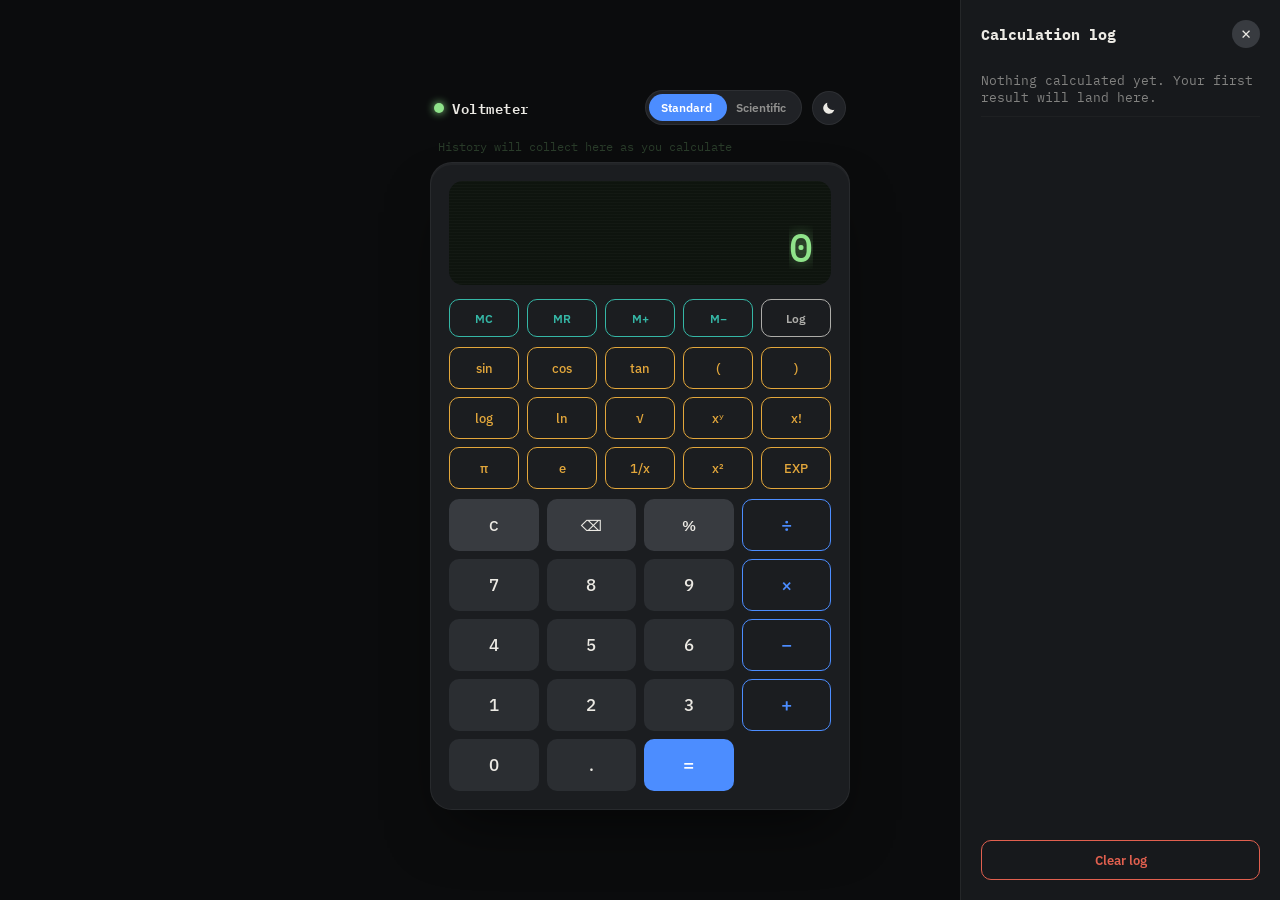
<file: index.html>
<!DOCTYPE html>
<html lang="en">
<head>
<meta charset="UTF-8">
<meta name="viewport" content="width=device-width, initial-scale=1.0">
<title>Voltmeter — Scientific Calculator</title>
<link rel="preconnect" href="https://fonts.googleapis.com">
<link rel="preconnect" href="https://fonts.gstatic.com" crossorigin>
<link href="https://fonts.googleapis.com/css2?family=IBM+Plex+Mono:wght@400;500;600&family=IBM+Plex+Sans:wght@400;500;600;700&display=swap" rel="stylesheet">
<link rel="stylesheet" href="style.css">
</head>
<body data-theme="dark">

  <div class="app">

    <header class="topbar">
      <div class="brand">
        <span class="brand-mark" aria-hidden="true"></span>
        <span class="brand-name">Voltmeter</span>
      </div>

      <div class="mode-switch" role="tablist" aria-label="Calculator mode">
        <button class="mode-btn is-active" role="tab" aria-selected="true" data-mode="standard">Standard</button>
        <button class="mode-btn" role="tab" aria-selected="false" data-mode="scientific">Scientific</button>
        <span class="mode-thumb" aria-hidden="true"></span>
      </div>

      <button class="theme-toggle" id="themeToggle" aria-label="Switch to light theme">
        <svg class="icon icon-moon" viewBox="0 0 24 24" fill="none" aria-hidden="true"><path d="M20 14.5A8.5 8.5 0 0 1 9.5 4a8.5 8.5 0 1 0 10.5 10.5Z" fill="currentColor"/></svg>
        <svg class="icon icon-sun" viewBox="0 0 24 24" fill="none" aria-hidden="true"><circle cx="12" cy="12" r="4.2" fill="currentColor"/><g stroke="currentColor" stroke-width="1.6" stroke-linecap="round"><path d="M12 2.5v2.4M12 19.1v2.4M21.5 12h-2.4M4.9 12H2.5M18.4 5.6l-1.7 1.7M7.3 16.7l-1.7 1.7M18.4 18.4l-1.7-1.7M7.3 7.3 5.6 5.6"/></g></svg>
      </button>
    </header>

    <section class="history-strip" id="historyStrip" aria-label="Calculation history">
      <span class="history-empty" id="historyEmpty">History will collect here as you calculate</span>
    </section>

    <main class="calc-body">

      <div class="screen" id="screen">
        <div class="screen-glass">
          <div class="expression" id="expression" aria-live="off"></div>
          <div class="result-row">
            <span class="mem-flag" id="memFlag" aria-hidden="true">M</span>
            <div class="result" id="result" aria-live="polite">0</div>
          </div>
        </div>
      </div>

      <div class="memory-row" role="group" aria-label="Memory controls">
        <button class="key key-mem" data-action="mc">MC</button>
        <button class="key key-mem" data-action="mr">MR</button>
        <button class="key key-mem" data-action="mplus">M+</button>
        <button class="key key-mem" data-action="mminus">M−</button>
        <button class="key key-mem" data-action="history">Log</button>
      </div>

      <div class="sci-grid" id="sciGrid" hidden>
        <button class="key key-sci" data-action="sin">sin</button>
        <button class="key key-sci" data-action="cos">cos</button>
        <button class="key key-sci" data-action="tan">tan</button>
        <button class="key key-sci" data-action="paren-open">(</button>
        <button class="key key-sci" data-action="paren-close">)</button>

        <button class="key key-sci" data-action="log">log</button>
        <button class="key key-sci" data-action="ln">ln</button>
        <button class="key key-sci" data-action="sqrt">√</button>
        <button class="key key-sci" data-action="pow">xʸ</button>
        <button class="key key-sci" data-action="fact">x!</button>

        <button class="key key-sci" data-action="pi">π</button>
        <button class="key key-sci" data-action="e">e</button>
        <button class="key key-sci" data-action="inv">1/x</button>
        <button class="key key-sci" data-action="square">x²</button>
        <button class="key key-sci" data-action="exp">EXP</button>
      </div>

      <div class="main-grid">
        <button class="key key-func" data-action="clear">C</button>
        <button class="key key-func" data-action="backspace" aria-label="Backspace">⌫</button>
        <button class="key key-func" data-action="percent">%</button>
        <button class="key key-op" data-action="divide">÷</button>

        <button class="key key-num" data-num="7">7</button>
        <button class="key key-num" data-num="8">8</button>
        <button class="key key-num" data-num="9">9</button>
        <button class="key key-op" data-action="multiply">×</button>

        <button class="key key-num" data-num="4">4</button>
        <button class="key key-num" data-num="5">5</button>
        <button class="key key-num" data-num="6">6</button>
        <button class="key key-op" data-action="subtract">−</button>

        <button class="key key-num" data-num="1">1</button>
        <button class="key key-num" data-num="2">2</button>
        <button class="key key-num" data-num="3">3</button>
        <button class="key key-op" data-action="add">+</button>

        <button class="key key-num key-zero" data-num="0">0</button>
        <button class="key key-num" data-action="decimal">.</button>
        <button class="key key-equals" data-action="equals">=</button>
      </div>

    </main>

    <aside class="history-panel" id="historyPanel" aria-label="Full history log" hidden>
      <div class="history-panel-head">
        <h2>Calculation log</h2>
        <button class="panel-close" id="closeHistory" aria-label="Close history">✕</button>
      </div>
      <ul class="history-list" id="historyList">
        <li class="history-placeholder">Nothing calculated yet. Your first result will land here.</li>
      </ul>
      <button class="clear-history" id="clearHistory">Clear log</button>
    </aside>

    <div class="scrim" id="scrim" hidden></div>

  </div>

<script src="script.js"></script>
</body>
</html>
</file>
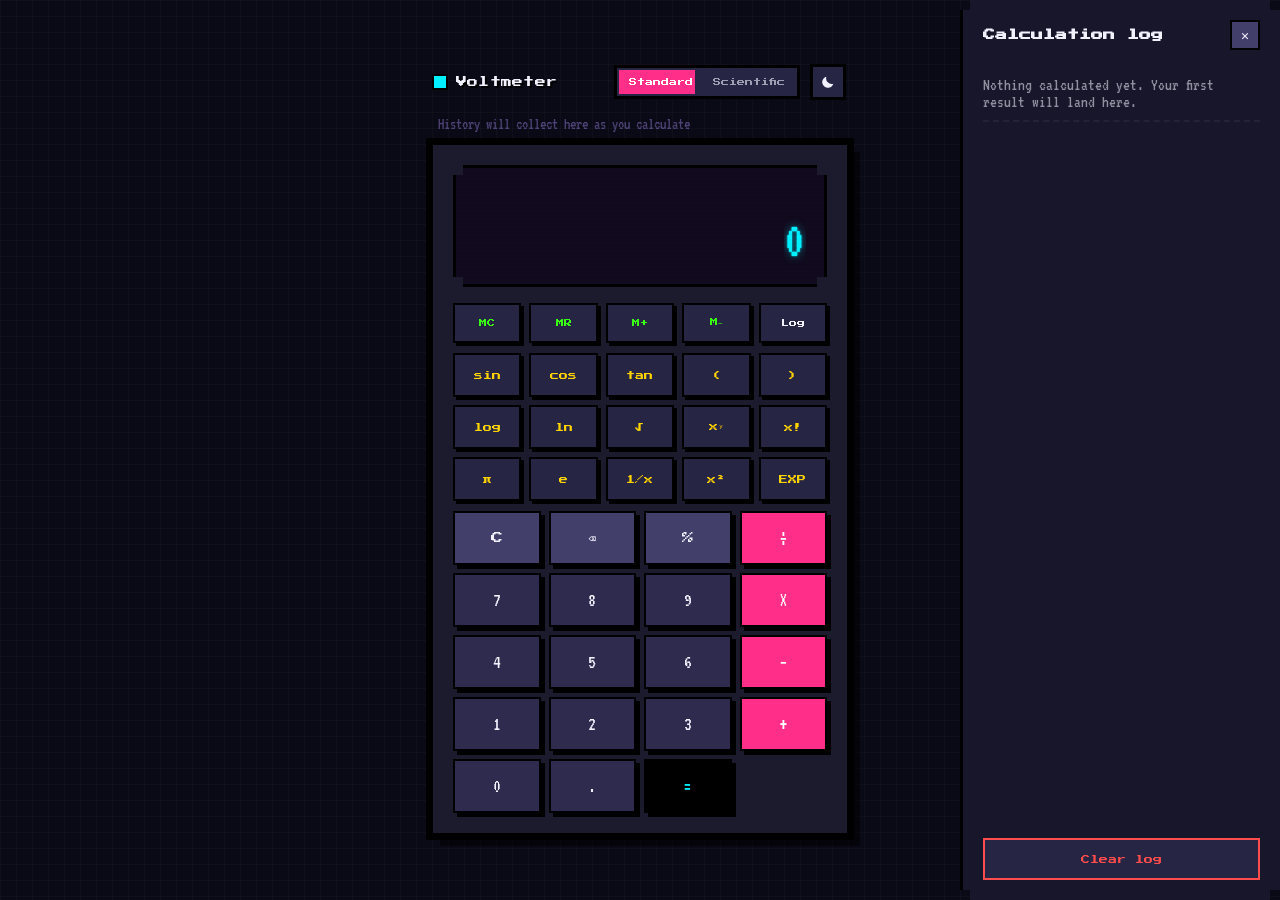
<file: Task1_Calculator/index.html>
<!DOCTYPE html>
<html lang="en">
<head>
<meta charset="UTF-8">
<meta name="viewport" content="width=device-width, initial-scale=1.0">
<title>Voltmeter — Scientific Calculator</title>
<link rel="preconnect" href="https://fonts.googleapis.com">
<link rel="preconnect" href="https://fonts.gstatic.com" crossorigin>
<link href="https://fonts.googleapis.com/css2?family=Press+Start+2P&family=VT323&display=swap" rel="stylesheet">
<link rel="stylesheet" href="style.css">
</head>
<body data-theme="dark">

  <div class="app">

    <header class="topbar">
      <div class="brand">
        <span class="brand-mark" aria-hidden="true"></span>
        <span class="brand-name">Voltmeter</span>
      </div>

      <div class="mode-switch" role="tablist" aria-label="Calculator mode">
        <button class="mode-btn is-active" role="tab" aria-selected="true" data-mode="standard">Standard</button>
        <button class="mode-btn" role="tab" aria-selected="false" data-mode="scientific">Scientific</button>
        <span class="mode-thumb" aria-hidden="true"></span>
      </div>

      <button class="theme-toggle" id="themeToggle" aria-label="Switch to light theme">
        <svg class="icon icon-moon" viewBox="0 0 24 24" fill="none" aria-hidden="true"><path d="M20 14.5A8.5 8.5 0 0 1 9.5 4a8.5 8.5 0 1 0 10.5 10.5Z" fill="currentColor"/></svg>
        <svg class="icon icon-sun" viewBox="0 0 24 24" fill="none" aria-hidden="true"><circle cx="12" cy="12" r="4.2" fill="currentColor"/><g stroke="currentColor" stroke-width="1.6" stroke-linecap="round"><path d="M12 2.5v2.4M12 19.1v2.4M21.5 12h-2.4M4.9 12H2.5M18.4 5.6l-1.7 1.7M7.3 16.7l-1.7 1.7M18.4 18.4l-1.7-1.7M7.3 7.3 5.6 5.6"/></g></svg>
      </button>
    </header>

    <section class="history-strip" id="historyStrip" aria-label="Calculation history">
      <span class="history-empty" id="historyEmpty">History will collect here as you calculate</span>
    </section>

    <main class="calc-body">

      <div class="screen pixel-corners" id="screen">
        <div class="screen-glass">
          <div class="expression" id="expression" aria-live="off"></div>
          <div class="result-row">
            <span class="mem-flag" id="memFlag" aria-hidden="true">M</span>
            <div class="result" id="result" aria-live="polite">0</div>
          </div>
        </div>
      </div>

      <div class="memory-row" role="group" aria-label="Memory controls">
        <button class="key key-mem" data-action="mc">MC</button>
        <button class="key key-mem" data-action="mr">MR</button>
        <button class="key key-mem" data-action="mplus">M+</button>
        <button class="key key-mem" data-action="mminus">M−</button>
        <button class="key key-mem" data-action="history">Log</button>
      </div>

      <div class="sci-grid" id="sciGrid" hidden>
        <button class="key key-sci" data-action="sin">sin</button>
        <button class="key key-sci" data-action="cos">cos</button>
        <button class="key key-sci" data-action="tan">tan</button>
        <button class="key key-sci" data-action="paren-open">(</button>
        <button class="key key-sci" data-action="paren-close">)</button>

        <button class="key key-sci" data-action="log">log</button>
        <button class="key key-sci" data-action="ln">ln</button>
        <button class="key key-sci" data-action="sqrt">√</button>
        <button class="key key-sci" data-action="pow">xʸ</button>
        <button class="key key-sci" data-action="fact">x!</button>

        <button class="key key-sci" data-action="pi">π</button>
        <button class="key key-sci" data-action="e">e</button>
        <button class="key key-sci" data-action="inv">1/x</button>
        <button class="key key-sci" data-action="square">x²</button>
        <button class="key key-sci" data-action="exp">EXP</button>
      </div>

      <div class="main-grid">
        <button class="key key-func" data-action="clear">C</button>
        <button class="key key-func" data-action="backspace" aria-label="Backspace">⌫</button>
        <button class="key key-func" data-action="percent">%</button>
        <button class="key key-op" data-action="divide">÷</button>

        <button class="key key-num" data-num="7">7</button>
        <button class="key key-num" data-num="8">8</button>
        <button class="key key-num" data-num="9">9</button>
        <button class="key key-op" data-action="multiply">×</button>

        <button class="key key-num" data-num="4">4</button>
        <button class="key key-num" data-num="5">5</button>
        <button class="key key-num" data-num="6">6</button>
        <button class="key key-op" data-action="subtract">−</button>

        <button class="key key-num" data-num="1">1</button>
        <button class="key key-num" data-num="2">2</button>
        <button class="key key-num" data-num="3">3</button>
        <button class="key key-op" data-action="add">+</button>

        <button class="key key-num key-zero" data-num="0">0</button>
        <button class="key key-num" data-action="decimal">.</button>
        <button class="key key-equals" data-action="equals">=</button>
      </div>

    </main>

    <aside class="history-panel pixel-corners" id="historyPanel" aria-label="Full history log" hidden>
      <div class="history-panel-head">
        <h2>Calculation log</h2>
        <button class="panel-close" id="closeHistory" aria-label="Close history">✕</button>
      </div>
      <ul class="history-list" id="historyList">
        <li class="history-placeholder">Nothing calculated yet. Your first result will land here.</li>
      </ul>
      <button class="clear-history" id="clearHistory">Clear log</button>
    </aside>

    <div class="scrim" id="scrim" hidden></div>

  </div>

<script src="script.js"></script>
</body>
</html>
</file>
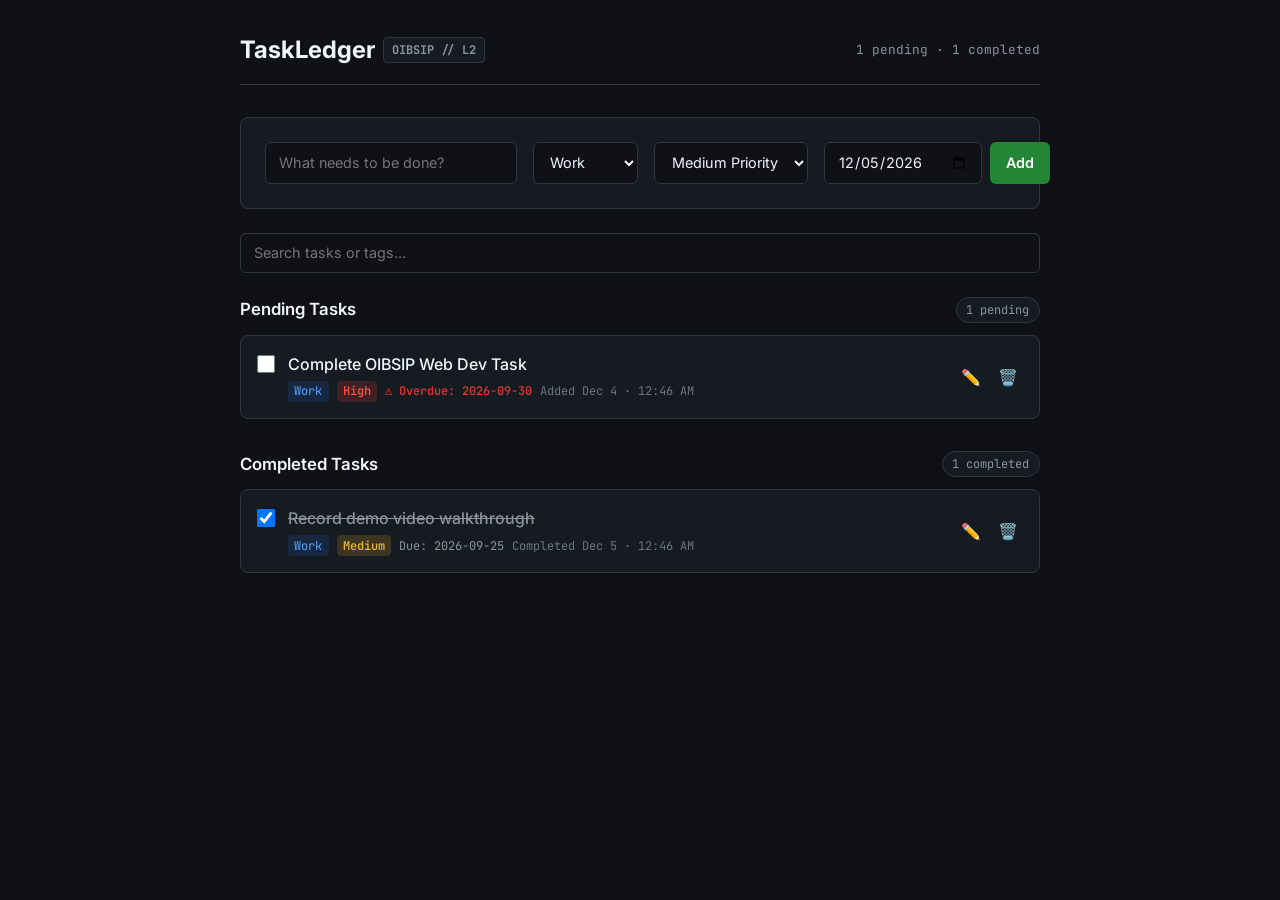
<file: Task3_TodoApp/index.html>
<!DOCTYPE html>
<html lang="en">
<head>
<meta charset="UTF-8">
<meta name="viewport" content="width=device-width, initial-scale=1.0">
<title>TaskLedger — Advanced To-Do Application</title>
<link rel="preconnect" href="https://fonts.googleapis.com">
<link rel="preconnect" href="https://fonts.gstatic.com" crossorigin>
<link href="https://fonts.googleapis.com/css2?family=Inter:wght@300;400;500;600;700&family=JetBrains+Mono:wght@400;500&display=swap" rel="stylesheet">
<link rel="stylesheet" href="style.css">
</head>
<body>

<div class="container">
  <header>
    <div class="app-title">TaskLedger <span>OIBSIP // L2</span></div>
    <div id="taskStats" class="header-stats">0 pending · 0 completed</div>
  </header>

  <!-- Add Task Form -->
  <form class="task-form" id="taskForm">
    <input type="text" id="taskInput" placeholder="What needs to be done?" required autocomplete="off">
    <select id="categoryInput" aria-label="Category">
      <option value="Work">Work</option>
      <option value="Personal">Personal</option>
      <option value="Study">Study</option>
      <option value="Finance">Finance</option>
    </select>
    <select id="priorityInput" aria-label="Priority">
      <option value="Medium">Medium Priority</option>
      <option value="High">High Priority</option>
      <option value="Low">Low Priority</option>
    </select>
    <div class="date-add-row">
      <input type="date" id="dateInput" required aria-label="Due date">
      <button type="submit" class="btn">Add</button>
    </div>
  </form>

  <!-- Search -->
  <div class="controls">
    <div class="search-group">
      <input type="text" id="searchInput" placeholder="Search tasks or tags...">
    </div>
  </div>

  <!-- Pending Tasks -->
  <section class="task-section">
    <div class="section-head">
      <h2>Pending Tasks</h2>
      <span class="count-badge" id="pendingCount">0 pending</span>
    </div>
    <ul class="task-list" id="pendingList" data-status="pending">
      <!-- Rendered dynamically -->
    </ul>
  </section>

  <!-- Completed Tasks -->
  <section class="task-section">
    <div class="section-head">
      <h2>Completed Tasks</h2>
      <span class="count-badge" id="completedCount">0 completed</span>
    </div>
    <ul class="task-list" id="completedList" data-status="completed">
      <!-- Rendered dynamically -->
    </ul>
  </section>

</div>

<script src="script.js"></script>
</body>
</html>
</file>
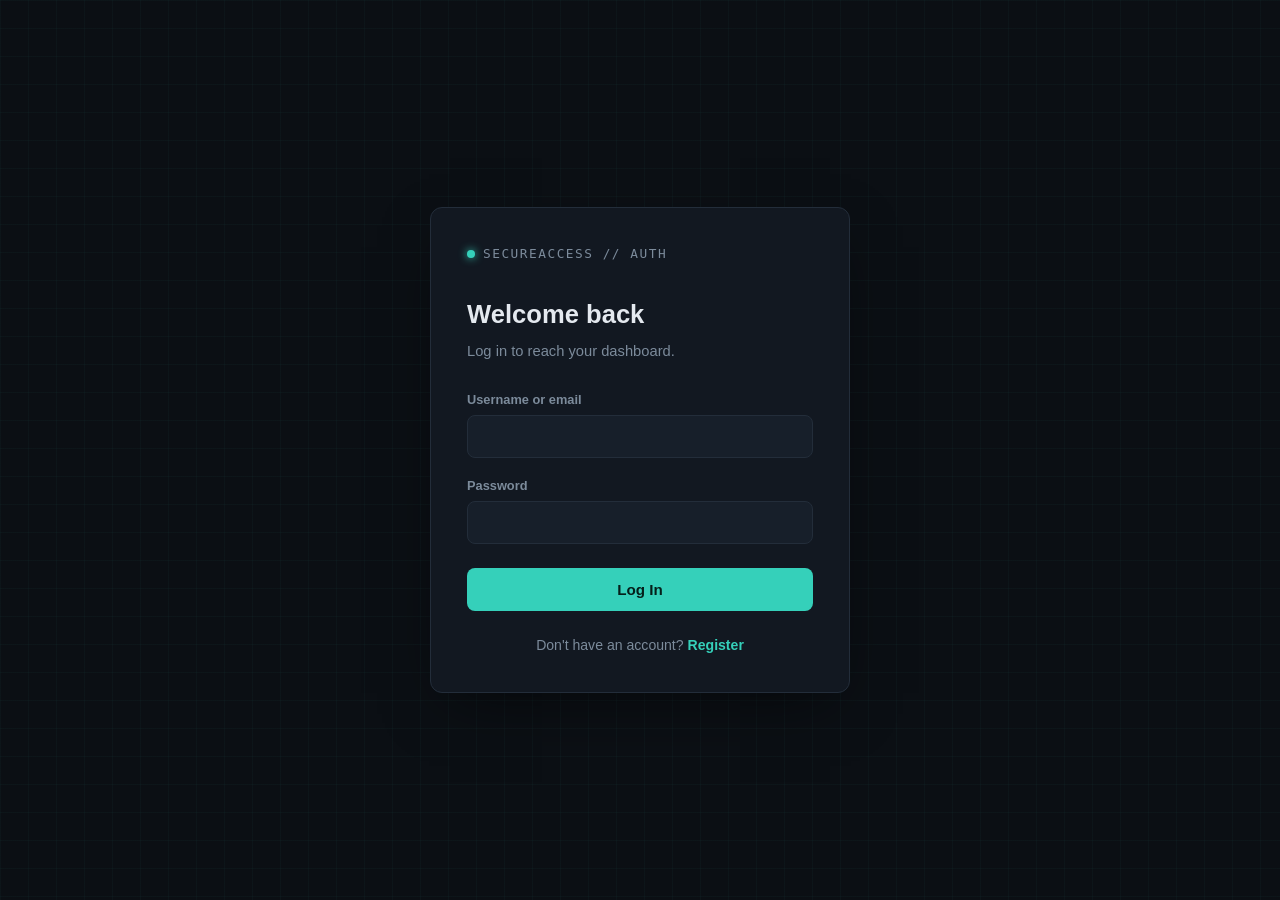
<file: Task4_LoginAuth/index.html>
<!DOCTYPE html>
<html lang="en">
<head>
<meta charset="UTF-8">
<meta http-equiv="refresh" content="0; url=login.html">
<title>Redirecting…</title>
</head>
<body>
<p>Redirecting to <a href="login.html">login</a>…</p>
</body>
</html>
</file>
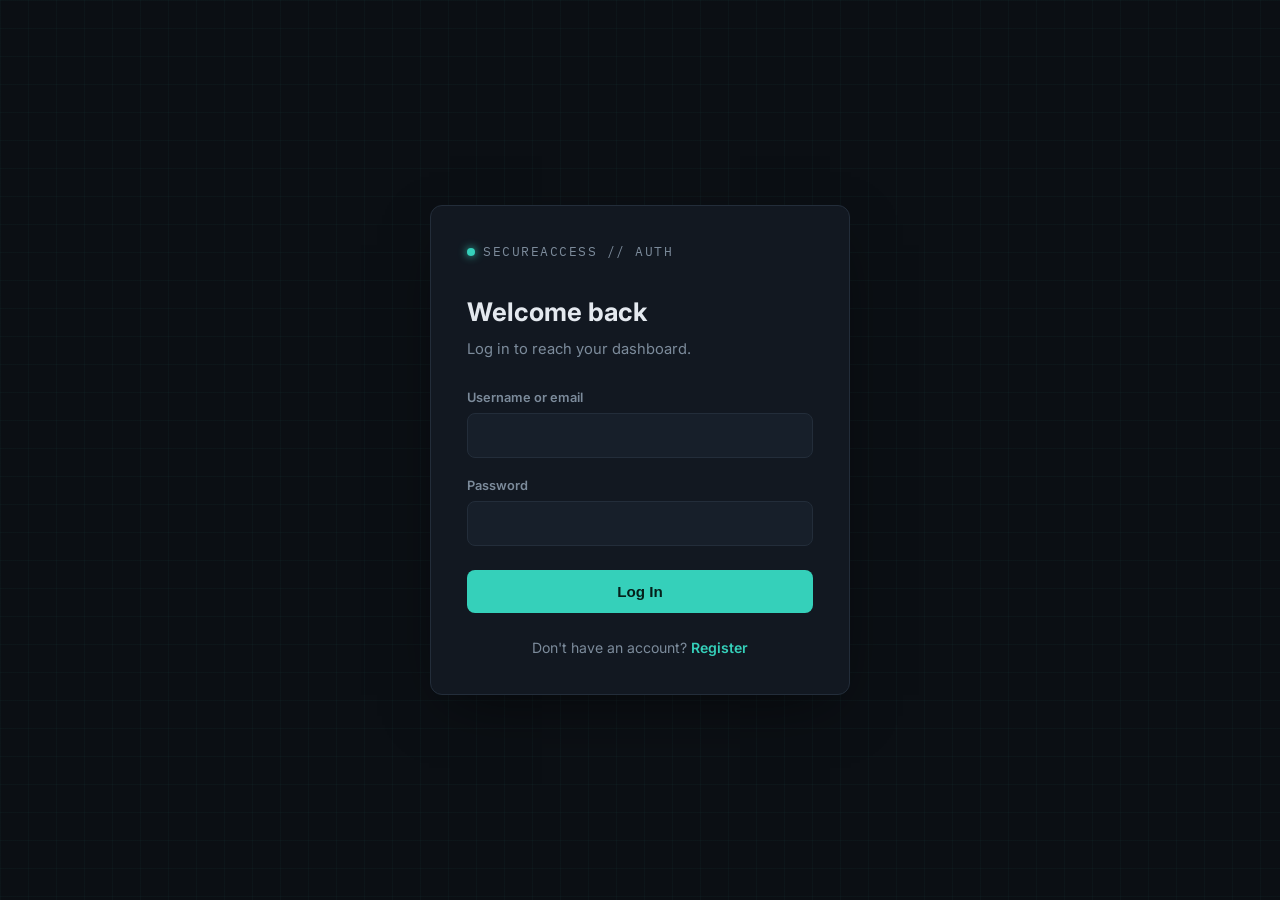
<file: Task4_LoginAuth/dashboard.html>
<!DOCTYPE html>
<html lang="en">
<head>
<meta charset="UTF-8">
<meta name="viewport" content="width=device-width, initial-scale=1.0">
<title>Dashboard — SecureAccess</title>
<link rel="preconnect" href="https://fonts.googleapis.com">
<link rel="preconnect" href="https://fonts.gstatic.com" crossorigin>
<link href="https://fonts.googleapis.com/css2?family=IBM+Plex+Mono:wght@500;600&family=Inter:wght@400;500;600;700&display=swap" rel="stylesheet">
<link rel="stylesheet" href="style.css">
<script src="auth.js"></script>
<script>
  // Guard runs immediately, before the page paints — if there's no
  // valid session this redirects to login.html and nothing below ever renders.
  var __session = AUTH.requireSession();
</script>
</head>
<body>

<div class="card dash-card">
  <div class="dash-header">
    <div class="brand" style="margin-bottom:0;"><span class="dot"></span> SECUREACCESS // AUTH</div>
    <span class="session-badge">● SESSION ACTIVE</span>
  </div>

  <h1>Welcome, <span id="userName">there</span> 👋</h1>
  <p class="subtitle">You're viewing a protected page — this only renders because you have a valid session.</p>

  <div class="info-grid">
    <div class="info-box">
      <div class="label">Logged in as</div>
      <div class="value" id="infoUsername">—</div>
    </div>
    <div class="info-box">
      <div class="label">Session expires</div>
      <div class="value" id="infoExpiry">—</div>
    </div>
  </div>

  <button class="btn btn-danger" id="logoutBtn">Log Out</button>
</div>

<script>
  if (__session) {
    document.getElementById('userName').textContent = __session.username;
    document.getElementById('infoUsername').textContent = __session.username;
    document.getElementById('infoExpiry').textContent =
      new Date(__session.expiresAt).toLocaleTimeString(undefined, { hour: 'numeric', minute: '2-digit' });
  }

  document.getElementById('logoutBtn').addEventListener('click', () => {
    AUTH.logout();
    window.location.href = 'login.html';
  });
</script>
</body>
</html>
</file>
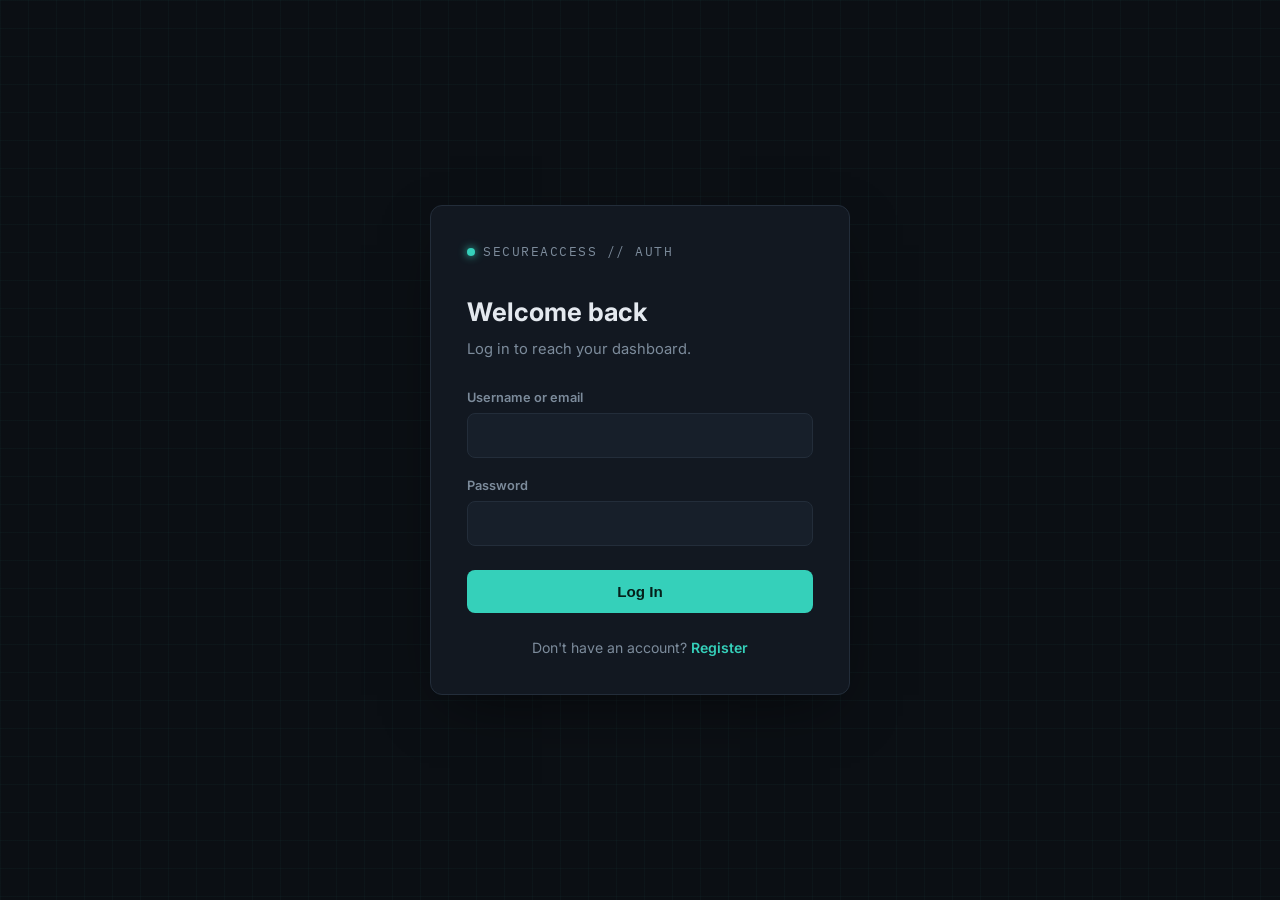
<file: Task4_LoginAuth/login.html>
<!DOCTYPE html>
<html lang="en">
<head>
<meta charset="UTF-8">
<meta name="viewport" content="width=device-width, initial-scale=1.0">
<title>Log In — SecureAccess</title>
<link rel="preconnect" href="https://fonts.googleapis.com">
<link rel="preconnect" href="https://fonts.gstatic.com" crossorigin>
<link href="https://fonts.googleapis.com/css2?family=IBM+Plex+Mono:wght@500;600&family=Inter:wght@400;500;600;700&display=swap" rel="stylesheet">
<link rel="stylesheet" href="style.css">
</head>
<body>

<div class="card">
  <div class="brand"><span class="dot"></span> SECUREACCESS // AUTH</div>

  <h1>Welcome back</h1>
  <p class="subtitle">Log in to reach your dashboard.</p>

  <div class="alert" id="alertBox"></div>

  <form id="loginForm" novalidate>
    <div class="field">
      <label for="username">Username or email</label>
      <input type="text" id="username" autocomplete="username" required>
    </div>

    <div class="field">
      <label for="password">Password</label>
      <input type="password" id="password" autocomplete="current-password" required>
    </div>

    <button type="submit" class="btn">Log In</button>
  </form>

  <p class="switch-line">Don't have an account? <a href="register.html">Register</a></p>
</div>

<script src="auth.js"></script>
<script>
  AUTH.redirectIfLoggedIn();

  const form = document.getElementById('loginForm');
  const alertBox = document.getElementById('alertBox');

  function showAlert(message) {
    alertBox.textContent = message;
    alertBox.className = 'alert show';
  }

  form.addEventListener('submit', async (e) => {
    e.preventDefault();
    const username = document.getElementById('username').value;
    const password = document.getElementById('password').value;

    if (!username.trim() || !password) {
      showAlert('Please fill in every field.');
      return;
    }

    const result = await AUTH.loginUser(username, password);
    if (!result.ok) {
      showAlert(result.error);
      return;
    }

    window.location.href = 'dashboard.html';
  });
</script>
</body>
</html>
</file>
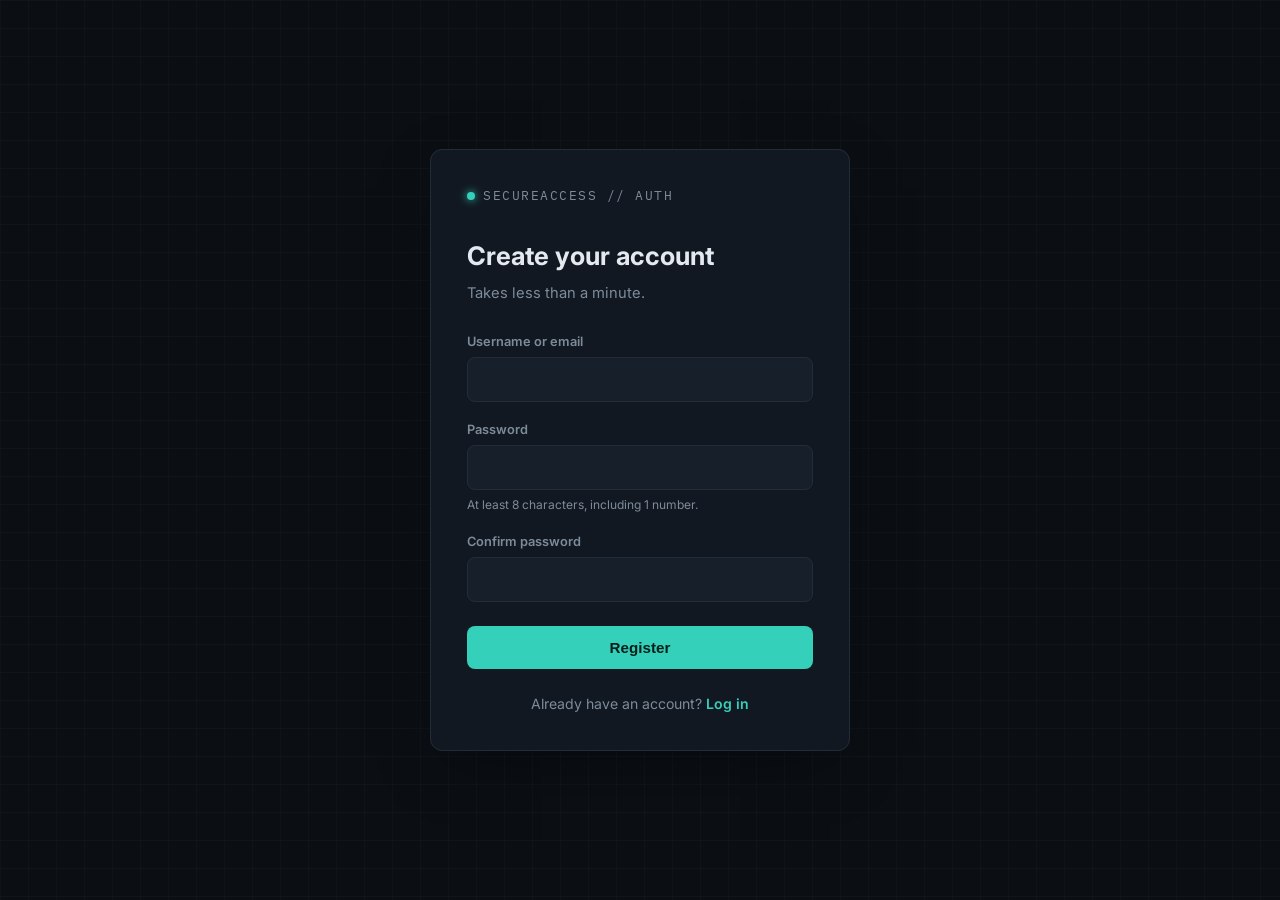
<file: Task4_LoginAuth/register.html>
<!DOCTYPE html>
<html lang="en">
<head>
<meta charset="UTF-8">
<meta name="viewport" content="width=device-width, initial-scale=1.0">
<title>Register — SecureAccess</title>
<link rel="preconnect" href="https://fonts.googleapis.com">
<link rel="preconnect" href="https://fonts.gstatic.com" crossorigin>
<link href="https://fonts.googleapis.com/css2?family=IBM+Plex+Mono:wght@500;600&family=Inter:wght@400;500;600;700&display=swap" rel="stylesheet">
<link rel="stylesheet" href="style.css">
</head>
<body>

<div class="card">
  <div class="brand"><span class="dot"></span> SECUREACCESS // AUTH</div>

  <h1>Create your account</h1>
  <p class="subtitle">Takes less than a minute.</p>

  <div class="alert" id="alertBox"></div>

  <form id="registerForm" novalidate>
    <div class="field">
      <label for="username">Username or email</label>
      <input type="text" id="username" autocomplete="username" required>
    </div>

    <div class="field">
      <label for="password">Password</label>
      <input type="password" id="password" autocomplete="new-password" required>
      <div class="hint">At least 8 characters, including 1 number.</div>
    </div>

    <div class="field">
      <label for="confirmPassword">Confirm password</label>
      <input type="password" id="confirmPassword" autocomplete="new-password" required>
    </div>

    <button type="submit" class="btn">Register</button>
  </form>

  <p class="switch-line">Already have an account? <a href="login.html">Log in</a></p>
</div>

<script src="auth.js"></script>
<script>
  AUTH.redirectIfLoggedIn();

  const form = document.getElementById('registerForm');
  const alertBox = document.getElementById('alertBox');

  function showAlert(message, type = 'error') {
    alertBox.textContent = message;
    alertBox.className = 'alert show' + (type === 'success' ? ' success' : '');
  }

  form.addEventListener('submit', async (e) => {
    e.preventDefault();
    const username = document.getElementById('username').value;
    const password = document.getElementById('password').value;
    const confirmPassword = document.getElementById('confirmPassword').value;

    if (!username.trim() || !password || !confirmPassword) {
      showAlert('Please fill in every field.');
      return;
    }
    if (password !== confirmPassword) {
      showAlert('Passwords do not match.');
      return;
    }

    const result = await AUTH.registerUser(username, password);
    if (!result.ok) {
      showAlert(result.error);
      return;
    }

    showAlert('Account created! Redirecting to login\u2026', 'success');
    setTimeout(() => { window.location.href = 'login.html'; }, 900);
  });
</script>
</body>
</html>
</file>
<file: style.css>
/* ===========================================================
   Voltmeter — Scientific Calculator
   Design language: a physical LCD calculator reimagined.
   =========================================================== */

:root {
  --font-display: 'IBM Plex Mono', 'Courier New', monospace;
  --font-ui: 'IBM Plex Sans', system-ui, -apple-system, sans-serif;

  --volt: #4C8DFF;      /* operator accent */
  --amber: #E3A73B;     /* scientific accent */
  --teal: #35B7A6;      /* memory accent */
  --danger: #E2604F;

  --radius-lg: 22px;
  --radius-md: 14px;
  --radius-sm: 10px;

  color-scheme: dark;
}

/* ---- Dark theme (default) ---- */
body[data-theme="dark"] {
  --page-bg: #0B0C0D;
  --case-bg: #1B1D20;
  --case-bg-raised: #202226;
  --screen-bg: #0E140E;
  --screen-glow: #8FE38A;
  --screen-dim: #3E5C3D;
  --key-num-bg: #2B2E32;
  --key-num-bg-hover: #34373C;
  --key-text: #ECEAE4;
  --key-func-bg: #383B40;
  --panel-bg: #17191C;
  --border-soft: rgba(255,255,255,0.06);
  --shadow-case: 0 30px 60px -20px rgba(0,0,0,0.6), 0 2px 0 rgba(255,255,255,0.03) inset;
}

/* ---- Light theme ---- */
body[data-theme="light"] {
  color-scheme: light;
  --page-bg: #EDEAE1;
  --case-bg: #F8F6F0;
  --case-bg-raised: #FFFFFF;
  --screen-bg: #C9D6BC;
  --screen-glow: #24361F;
  --screen-dim: #5E7256;
  --key-num-bg: #FFFFFF;
  --key-num-bg-hover: #F0EDE4;
  --key-text: #24261F;
  --key-func-bg: #E4E0D5;
  --panel-bg: #FFFFFF;
  --border-soft: rgba(0,0,0,0.07);
  --shadow-case: 0 30px 60px -24px rgba(60,50,30,0.25), 0 2px 0 rgba(255,255,255,0.6) inset;
}

* { box-sizing: border-box; }

html, body {
  height: 100%;
}

body {
  margin: 0;
  min-height: 100vh;
  display: flex;
  align-items: center;
  justify-content: center;
  padding: 32px 16px;
  background: var(--page-bg);
  font-family: var(--font-ui);
  transition: background 0.35s ease;
}

@media (prefers-reduced-motion: reduce) {
  * { transition: none !important; animation: none !important; }
}

button {
  font-family: inherit;
  border: none;
  cursor: pointer;
}

button:focus-visible,
.mode-btn:focus-visible {
  outline: 2px solid var(--volt);
  outline-offset: 2px;
}

.app {
  width: 100%;
  max-width: 420px;
  position: relative;
}

/* ---------------- Top bar ---------------- */

.topbar {
  display: flex;
  align-items: center;
  gap: 10px;
  padding: 0 4px 14px;
}

.brand {
  display: flex;
  align-items: center;
  gap: 8px;
  margin-right: auto;
}

.brand-mark {
  width: 10px;
  height: 10px;
  border-radius: 50%;
  background: var(--screen-glow);
  box-shadow: 0 0 8px var(--screen-glow);
  flex-shrink: 0;
}

.brand-name {
  font-family: var(--font-display);
  font-weight: 600;
  font-size: 14px;
  letter-spacing: 0.04em;
  color: var(--key-text);
}

.mode-switch {
  position: relative;
  display: inline-flex;
  background: var(--case-bg-raised);
  border: 1px solid var(--border-soft);
  border-radius: 999px;
  padding: 3px;
}

.mode-btn {
  position: relative;
  z-index: 1;
  background: transparent;
  color: var(--key-text);
  opacity: 0.55;
  font-size: 12px;
  font-weight: 600;
  padding: 6px 12px;
  border-radius: 999px;
  transition: opacity 0.2s ease, color 0.2s ease;
}

.mode-btn.is-active { opacity: 1; }

.mode-thumb {
  position: absolute;
  top: 3px;
  left: 3px;
  height: calc(100% - 6px);
  width: 78px;
  background: var(--volt);
  border-radius: 999px;
  transition: transform 0.28s cubic-bezier(.4,0,.2,1);
  z-index: 0;
}

body[data-scimode="true"] .mode-thumb {
  transform: translateX(78px);
}

.mode-btn.is-active { color: #fff; }
body[data-theme="light"] .mode-btn.is-active { color: #fff; }

.theme-toggle {
  width: 34px;
  height: 34px;
  border-radius: 50%;
  background: var(--case-bg-raised);
  border: 1px solid var(--border-soft);
  display: flex;
  align-items: center;
  justify-content: center;
  color: var(--key-text);
  flex-shrink: 0;
}

.icon { width: 16px; height: 16px; }
.icon-sun { display: none; }
body[data-theme="light"] .icon-sun { display: block; }
body[data-theme="light"] .icon-moon { display: none; }

/* ---------------- History strip ---------------- */

.history-strip {
  min-height: 22px;
  padding: 0 8px 8px;
  font-family: var(--font-display);
  font-size: 12px;
  color: var(--screen-dim);
  white-space: nowrap;
  overflow-x: auto;
  scrollbar-width: none;
}
.history-strip::-webkit-scrollbar { display: none; }

.history-empty { opacity: 0.6; }

.history-chip { opacity: 0.85; }

/* ---------------- Calculator body ---------------- */

.calc-body {
  background: var(--case-bg);
  border-radius: var(--radius-lg);
  padding: 18px;
  box-shadow: var(--shadow-case);
  border: 1px solid var(--border-soft);
}

.screen {
  background: var(--screen-bg);
  border-radius: var(--radius-md);
  padding: 20px 18px 16px;
  margin-bottom: 14px;
  position: relative;
  overflow: hidden;
}

.screen::before {
  content: "";
  position: absolute;
  inset: 0;
  background: repeating-linear-gradient(
    to bottom,
    rgba(255,255,255,0.02) 0px,
    rgba(255,255,255,0.02) 1px,
    transparent 1px,
    transparent 3px
  );
  pointer-events: none;
}

.screen-glass { position: relative; }

.expression {
  font-family: var(--font-display);
  font-size: 14px;
  color: var(--screen-dim);
  min-height: 18px;
  text-align: right;
  overflow-x: auto;
  white-space: nowrap;
  scrollbar-width: none;
  margin-bottom: 6px;
}
.expression::-webkit-scrollbar { display: none; }

.result-row {
  display: flex;
  align-items: flex-end;
  justify-content: flex-end;
  gap: 8px;
}

.mem-flag {
  font-family: var(--font-display);
  font-size: 12px;
  font-weight: 600;
  color: var(--teal);
  border: 1px solid var(--teal);
  border-radius: 4px;
  padding: 0 4px;
  opacity: 0;
  transform: translateY(2px);
  transition: opacity 0.2s ease;
}
.mem-flag.is-visible { opacity: 1; }

.result {
  font-family: var(--font-display);
  font-weight: 500;
  font-size: 40px;
  line-height: 1.1;
  color: var(--screen-glow);
  text-shadow: 0 0 14px color-mix(in srgb, var(--screen-glow) 55%, transparent);
  overflow-x: auto;
  white-space: nowrap;
  max-width: 100%;
  scrollbar-width: none;
}
.result::-webkit-scrollbar { display: none; }

.result.is-error { color: var(--danger); text-shadow: none; font-size: 22px; }

.result.pulse { animation: pulse 0.28s ease; }
@keyframes pulse {
  0% { transform: scale(1); }
  40% { transform: scale(1.035); }
  100% { transform: scale(1); }
}

/* ---------------- Key grids ---------------- */

.memory-row {
  display: grid;
  grid-template-columns: repeat(5, 1fr);
  gap: 8px;
  margin-bottom: 10px;
}

.sci-grid {
  display: grid;
  grid-template-columns: repeat(5, 1fr);
  gap: 8px;
  margin-bottom: 10px;
}

.main-grid {
  display: grid;
  grid-template-columns: repeat(4, 1fr);
  gap: 8px;
}

.key {
  height: 52px;
  border-radius: var(--radius-sm);
  font-size: 17px;
  font-weight: 500;
  color: var(--key-text);
  background: var(--key-num-bg);
  transition: background 0.12s ease, transform 0.06s ease;
}

.key:active { transform: scale(0.96); }

.key-num:hover { background: var(--key-num-bg-hover); }

.key-zero { grid-column: span 1; }

.key-func {
  background: var(--key-func-bg);
  font-size: 15px;
}

.key-op {
  background: transparent;
  border: 1.5px solid var(--volt);
  color: var(--volt);
  font-size: 19px;
}
.key-op:hover { background: color-mix(in srgb, var(--volt) 12%, transparent); }

.key-equals {
  background: var(--volt);
  color: #fff;
  font-size: 19px;
}
.key-equals:hover { filter: brightness(1.08); }

.key-mem {
  height: 38px;
  font-size: 12px;
  font-weight: 600;
  background: transparent;
  border: 1.5px solid var(--teal);
  color: var(--teal);
  border-radius: var(--radius-sm);
}
.key-mem:hover { background: color-mix(in srgb, var(--teal) 12%, transparent); }
.key-mem:last-child { border-color: var(--key-text); color: var(--key-text); opacity: 0.7; }

.key-sci {
  height: 42px;
  font-size: 13px;
  background: transparent;
  border: 1.5px solid var(--amber);
  color: var(--amber);
}
.key-sci:hover { background: color-mix(in srgb, var(--amber) 12%, transparent); }

/* ---------------- History panel (slide-in) ---------------- */

.scrim {
  position: fixed;
  inset: 0;
  background: rgba(0,0,0,0.45);
  z-index: 10;
}

.history-panel {
  position: fixed;
  top: 0;
  right: 0;
  height: 100%;
  width: min(320px, 88vw);
  background: var(--panel-bg);
  border-left: 1px solid var(--border-soft);
  z-index: 11;
  padding: 20px;
  display: flex;
  flex-direction: column;
  transform: translateX(0);
  animation: slideIn 0.25s ease;
}

@keyframes slideIn {
  from { transform: translateX(100%); }
  to { transform: translateX(0); }
}

.history-panel-head {
  display: flex;
  align-items: center;
  justify-content: space-between;
  margin-bottom: 14px;
}

.history-panel-head h2 {
  font-family: var(--font-display);
  font-size: 15px;
  color: var(--key-text);
  margin: 0;
}

.panel-close {
  background: var(--key-func-bg);
  color: var(--key-text);
  width: 28px;
  height: 28px;
  border-radius: 50%;
}

.history-list {
  list-style: none;
  margin: 0;
  padding: 0;
  flex: 1;
  overflow-y: auto;
}

.history-list li {
  font-family: var(--font-display);
  font-size: 13px;
  padding: 10px 0;
  border-bottom: 1px solid var(--border-soft);
  color: var(--key-text);
  cursor: pointer;
}

.history-list li:hover { color: var(--volt); }

.history-placeholder {
  opacity: 0.5;
  cursor: default !important;
}
.history-placeholder:hover { color: var(--key-text) !important; }

.history-entry-expr {
  display: block;
  font-size: 11px;
  opacity: 0.6;
  margin-bottom: 2px;
}

.clear-history {
  margin-top: 12px;
  background: transparent;
  border: 1.5px solid var(--danger);
  color: var(--danger);
  border-radius: var(--radius-sm);
  height: 40px;
  font-weight: 600;
  font-size: 13px;
}

/* ---------------- Responsive ---------------- */

@media (max-width: 380px) {
  .result { font-size: 32px; }
  .key { height: 46px; font-size: 15px; }
  .key-mem { height: 34px; }
}
</file>
<file: Task1_Calculator/style.css>
/* ===========================================================
   Voltmeter — Scientific Calculator
   Design language: 8-bit pixel hardware.
   Light mode  = classic handheld LCD (Game-Boy-style DMG screen)
   Dark mode   = neon arcade cabinet
   =========================================================== */

:root {
  --font-pixel: 'Press Start 2P', 'Courier New', monospace;
  --font-term:  'VT323', 'Courier New', monospace;

  --radius: 0px;         /* pixel UI = no rounding, ever */
  --notch: 10px;         /* corner notch size for the case/screen */
  --notch-sm: 6px;        /* corner notch size for the history panel */

  color-scheme: dark;
}

/* ---- Dark theme: "Arcade Cabinet" ---- */
body[data-theme="dark"] {
  --page-bg: #0a0916;
  --page-grid: rgba(255,255,255,0.025);
  --case-bg: #1c1b2e;
  --case-bg-raised: #262544;
  --screen-bg: #120a1e;
  --screen-glow: #00f0ff;
  --screen-shadow: 0 0 2px #00f0ff, 0 0 10px rgba(0,240,255,0.55);
  --screen-dim: #6a5b9e;
  --key-num-bg: #2e2b4e;
  --key-num-bg-hover: #3a3660;
  --key-text: #f4f1ff;
  --key-func-bg: #423f6b;
  --panel-bg: #17162a;
  --border-soft: rgba(255,255,255,0.10);
  --pixel-ink: #000000;
  --volt: #ff2e88;   /* operators — magenta */
  --amber: #ffd400;  /* scientific — yellow */
  --teal: #39ff14;   /* memory — neon green */
  --danger: #ff4d4d;
  --shadow-case: 0 0 0 4px #000, 10px 10px 0 rgba(0,0,0,0.55);
}

/* ---- Light theme: "Handheld LCD" ---- */
body[data-theme="light"] {
  color-scheme: light;
  --page-bg: #cfc9ab;
  --page-grid: rgba(0,0,0,0.03);
  --case-bg: #d8d2ba;
  --case-bg-raised: #e6e1cb;
  --screen-bg: #9bbc0f;
  --screen-glow: #0f380f;
  --screen-shadow: none;
  --screen-dim: #34573a;
  --key-num-bg: #efe9d4;
  --key-num-bg-hover: #e2dcc3;
  --key-text: #2b2a20;
  --key-func-bg: #b7ac8c;
  --panel-bg: #efe9d4;
  --border-soft: rgba(0,0,0,0.18);
  --pixel-ink: #2b2a20;
  --volt: #b3382c;   /* operators — GB red */
  --amber: #3355a8;  /* scientific — GB blue */
  --teal: #2f6e3a;   /* memory — GB green */
  --danger: #b3382c;
  --shadow-case: 0 0 0 4px #2b2a20, 10px 10px 0 rgba(0,0,0,0.2);
}

* { box-sizing: border-box; }
html, body { height: 100%; }

body {
  margin: 0;
  min-height: 100vh;
  display: flex;
  align-items: center;
  justify-content: center;
  padding: 32px 16px;
  background-color: var(--page-bg);
  background-image:
    linear-gradient(var(--page-grid) 1px, transparent 1px),
    linear-gradient(90deg, var(--page-grid) 1px, transparent 1px);
  background-size: 16px 16px;
  font-family: var(--font-term);
  image-rendering: pixelated;
  transition: background-color 0.3s ease;
}

@media (prefers-reduced-motion: reduce) {
  * { transition: none !important; animation: none !important; }
}

button {
  font-family: inherit;
  border: none;
  cursor: pointer;
  border-radius: var(--radius);
}

button:focus-visible,
.mode-btn:focus-visible {
  outline: 3px solid var(--amber);
  outline-offset: 2px;
}

.app { width: 100%; max-width: 420px; position: relative; }

/* pixel-notched corners for big surfaces */
.pixel-corners {
  clip-path: polygon(
    0 var(--notch), var(--notch) var(--notch), var(--notch) 0,
    calc(100% - var(--notch)) 0, calc(100% - var(--notch)) var(--notch), 100% var(--notch),
    100% calc(100% - var(--notch)), calc(100% - var(--notch)) calc(100% - var(--notch)), calc(100% - var(--notch)) 100%,
    var(--notch) 100%, var(--notch) calc(100% - var(--notch)), 0 calc(100% - var(--notch))
  );
}

/* ---------------- Top bar ---------------- */

.topbar {
  display: flex;
  align-items: center;
  gap: 10px;
  padding: 0 4px 16px;
}

.brand { display: flex; align-items: center; gap: 10px; margin-right: auto; }

.brand-mark {
  width: 12px; height: 12px;
  background: var(--screen-glow);
  box-shadow: 0 0 0 2px var(--pixel-ink);
  flex-shrink: 0;
  animation: blink 1.6s steps(2) infinite;
}
@keyframes blink { 0%,100% { opacity: 1; } 50% { opacity: 0.35; } }

.brand-name {
  font-family: var(--font-pixel);
  font-size: 11px;
  letter-spacing: 0.02em;
  color: var(--key-text);
  text-shadow: 2px 2px 0 var(--pixel-ink);
}
body[data-theme="light"] .brand-name { text-shadow: none; }

.mode-switch {
  position: relative;
  display: inline-flex;
  background: var(--case-bg-raised);
  border: 3px solid var(--pixel-ink);
  padding: 2px;
}

.mode-btn {
  position: relative;
  z-index: 1;
  background: transparent;
  color: var(--key-text);
  opacity: 0.6;
  font-family: var(--font-pixel);
  font-size: 8px;
  padding: 8px 10px;
  transition: opacity 0.15s ease;
}
.mode-btn.is-active { opacity: 1; color: #fff; }
body[data-theme="light"] .mode-btn.is-active { color: #fff; }

.mode-thumb {
  position: absolute;
  top: 2px; left: 2px;
  height: calc(100% - 4px);
  width: 76px;
  background: var(--volt);
  transition: transform 0.2s steps(4);
  z-index: 0;
}
body[data-scimode="true"] .mode-thumb { transform: translateX(76px); }

.theme-toggle {
  width: 36px; height: 36px;
  background: var(--case-bg-raised);
  border: 3px solid var(--pixel-ink);
  display: flex; align-items: center; justify-content: center;
  color: var(--key-text);
  flex-shrink: 0;
}
.icon { width: 16px; height: 16px; }
.icon-sun { display: none; }
body[data-theme="light"] .icon-sun { display: block; }
body[data-theme="light"] .icon-moon { display: none; }

/* ---------------- History strip ---------------- */

.history-strip {
  min-height: 22px;
  padding: 0 8px 10px;
  font-family: var(--font-term);
  font-size: 16px;
  color: var(--screen-dim);
  white-space: nowrap;
  overflow-x: auto;
  scrollbar-width: none;
}
.history-strip::-webkit-scrollbar { display: none; }
.history-empty { opacity: 0.7; }
.history-chip { opacity: 0.9; }

/* ---------------- Calculator body ---------------- */

.calc-body {
  background: var(--case-bg);
  padding: 20px;
  box-shadow: var(--shadow-case);
  border: 3px solid var(--pixel-ink);
}

.screen {
  background: var(--screen-bg);
  padding: 22px 18px 18px;
  margin-bottom: 16px;
  position: relative;
  overflow: hidden;
  border: 3px solid var(--pixel-ink);
}

.screen::before {
  content: "";
  position: absolute;
  inset: 0;
  background: repeating-linear-gradient(
    to bottom,
    rgba(0,0,0,0.08) 0px,
    rgba(0,0,0,0.08) 2px,
    transparent 2px,
    transparent 4px
  );
  pointer-events: none;
}

.screen-glass { position: relative; }

.expression {
  font-family: var(--font-term);
  font-size: 18px;
  color: var(--screen-dim);
  min-height: 20px;
  text-align: right;
  overflow-x: auto;
  white-space: nowrap;
  scrollbar-width: none;
  margin-bottom: 4px;
}
.expression::-webkit-scrollbar { display: none; }

.result-row { display: flex; align-items: flex-end; justify-content: flex-end; gap: 10px; }

.mem-flag {
  font-family: var(--font-pixel);
  font-size: 10px;
  color: var(--teal);
  border: 2px solid var(--teal);
  padding: 3px 5px;
  opacity: 0;
  transition: opacity 0.15s ease;
}
.mem-flag.is-visible { opacity: 1; }

.result {
  font-family: var(--font-term);
  font-weight: 400;
  font-size: 52px;
  line-height: 1;
  color: var(--screen-glow);
  text-shadow: var(--screen-shadow);
  overflow-x: auto;
  white-space: nowrap;
  max-width: 100%;
  scrollbar-width: none;
  letter-spacing: 1px;
}
.result::-webkit-scrollbar { display: none; }
.result.is-error { color: var(--danger); text-shadow: none; font-size: 26px; }

.result.pulse { animation: pulse 0.2s steps(3); }
@keyframes pulse {
  0% { transform: scale(1); }
  50% { transform: scale(1.05); }
  100% { transform: scale(1); }
}

/* ---------------- Key grids ---------------- */

.memory-row { display: grid; grid-template-columns: repeat(5, 1fr); gap: 8px; margin-bottom: 10px; }
.sci-grid { display: grid; grid-template-columns: repeat(5, 1fr); gap: 8px; margin-bottom: 10px; }
.main-grid { display: grid; grid-template-columns: repeat(4, 1fr); gap: 8px; }

.key {
  height: 54px;
  font-family: var(--font-term);
  font-size: 20px;
  color: var(--key-text);
  background: var(--key-num-bg);
  border: 2px solid var(--pixel-ink);
  box-shadow: 4px 4px 0 var(--pixel-ink);
  transition: transform 0.05s steps(1), box-shadow 0.05s steps(1);
}

.key:active {
  transform: translate(4px, 4px);
  box-shadow: 0 0 0 var(--pixel-ink);
}

.key-num:hover { background: var(--key-num-bg-hover); }
.key-zero { grid-column: span 1; }

.key-func { background: var(--key-func-bg); font-family: var(--font-pixel); font-size: 12px; }

.key-op {
  background: var(--volt);
  color: #fff;
  font-size: 22px;
}

.key-equals {
  background: var(--pixel-ink);
  color: var(--screen-bg);
  font-size: 22px;
}
body[data-theme="dark"] .key-equals { color: var(--screen-glow); }

.key-mem {
  height: 40px;
  font-family: var(--font-pixel);
  font-size: 8px;
  background: var(--case-bg-raised);
  color: var(--teal);
  border: 2px solid var(--pixel-ink);
  box-shadow: 3px 3px 0 var(--pixel-ink);
}
.key-mem:active { transform: translate(3px, 3px); box-shadow: 0 0 0 var(--pixel-ink); }
.key-mem:last-child { color: var(--key-text); }

.key-sci {
  height: 44px;
  font-family: var(--font-pixel);
  font-size: 9px;
  background: var(--case-bg-raised);
  color: var(--amber);
  border: 2px solid var(--pixel-ink);
  box-shadow: 3px 3px 0 var(--pixel-ink);
}
.key-sci:active { transform: translate(3px, 3px); box-shadow: 0 0 0 var(--pixel-ink); }

/* ---------------- History panel (slide-in) ---------------- */

.scrim { position: fixed; inset: 0; background: rgba(0,0,0,0.55); z-index: 10; }

.history-panel {
  position: fixed;
  top: 0; right: 0;
  height: 100%;
  width: min(320px, 88vw);
  background: var(--panel-bg);
  border-left: 3px solid var(--pixel-ink);
  z-index: 11;
  padding: 20px;
  display: flex;
  flex-direction: column;
  animation: slideIn 0.2s steps(6);
}
@keyframes slideIn { from { transform: translateX(100%); } to { transform: translateX(0); } }

.history-panel-head { display: flex; align-items: center; justify-content: space-between; margin-bottom: 16px; }
.history-panel-head h2 { font-family: var(--font-pixel); font-size: 12px; color: var(--key-text); margin: 0; }

.panel-close {
  background: var(--key-func-bg);
  color: var(--key-text);
  width: 30px; height: 30px;
  border: 2px solid var(--pixel-ink);
}

.history-list { list-style: none; margin: 0; padding: 0; flex: 1; overflow-y: auto; }

.history-list li {
  font-family: var(--font-term);
  font-size: 17px;
  padding: 10px 0;
  border-bottom: 2px dashed var(--border-soft);
  color: var(--key-text);
  cursor: pointer;
}
.history-list li:hover { color: var(--volt); }

.history-placeholder { opacity: 0.55; cursor: default !important; font-family: var(--font-term); font-size: 15px; }
.history-placeholder:hover { color: var(--key-text) !important; }

.history-entry-expr { display: block; font-size: 12px; opacity: 0.6; margin-bottom: 2px; }

.clear-history {
  margin-top: 14px;
  background: var(--case-bg-raised);
  border: 2px solid var(--danger);
  color: var(--danger);
  height: 42px;
  font-family: var(--font-pixel);
  font-size: 9px;
}

/* ---------------- Responsive ---------------- */

@media (max-width: 380px) {
  .result { font-size: 40px; }
  .key { height: 48px; font-size: 17px; }
  .key-mem { height: 36px; }
  .brand-name { font-size: 9px; }
}
</file>
<file: Task3_TodoApp/style.css>
:root {
  --bg: #0F1117;
  --surface: #161B22;
  --surface-hover: #1F242C;
  --border: #30363D;
  --text: #F0F6FC;
  --text-muted: #8B949E;
  --accent: #238636;
  --accent-hover: #2EA043;
  --danger: #DA3633;
  --warning: #D29922;
  --info: #1F6FEB;
  --font-sans: 'Inter', sans-serif;
  --font-mono: 'JetBrains Mono', monospace;
}

* { box-sizing: border-box; margin: 0; padding: 0; }

body {
  background-color: var(--bg);
  color: var(--text);
  font-family: var(--font-sans);
  line-height: 1.5;
  padding: 2rem 1rem;
}

.container { max-width: 800px; margin: 0 auto; }

header {
  display: flex;
  justify-content: space-between;
  align-items: center;
  flex-wrap: wrap;
  gap: 0.5rem;
  margin-bottom: 2rem;
  border-bottom: 1px solid var(--border);
  padding-bottom: 1rem;
}

.app-title { font-size: 1.5rem; font-weight: 700; display: flex; align-items: center; gap: 0.5rem; }

.app-title span {
  font-family: var(--font-mono);
  font-size: 0.75rem;
  background: var(--surface);
  border: 1px solid var(--border);
  padding: 0.2rem 0.5rem;
  border-radius: 4px;
  color: var(--text-muted);
}

.header-stats {
  font-family: var(--font-mono);
  font-size: 0.8rem;
  color: var(--text-muted);
}

/* Task Form */
.task-form {
  background: var(--surface);
  border: 1px solid var(--border);
  border-radius: 8px;
  padding: 1.5rem;
  margin-bottom: 1.5rem;
  display: grid;
  grid-template-columns: 1fr;
  gap: 1rem;
}

@media(min-width: 640px) {
  .task-form { grid-template-columns: 2fr 1fr 1fr auto; }
}

.date-add-row { display: flex; gap: 0.5rem; }
.date-add-row input { flex: 1; }

input, select, button {
  font-family: inherit;
  font-size: 0.9rem;
  padding: 0.65rem 0.8rem;
  background: var(--bg);
  border: 1px solid var(--border);
  color: var(--text);
  border-radius: 6px;
  outline: none;
  transition: border-color 0.2s;
}

input:focus, select:focus { border-color: var(--info); }

.btn {
  background: var(--accent);
  color: white;
  font-weight: 600;
  cursor: pointer;
  border: none;
  padding: 0.65rem 1rem;
  transition: background 0.2s;
}
.btn:hover { background: var(--accent-hover); }

/* Controls */
.controls { display: flex; flex-wrap: wrap; gap: 0.75rem; margin-bottom: 1.5rem; }
.search-group { flex: 1; }
.search-group input { width: 100%; min-width: 220px; }

/* Section headers */
.task-section { margin-bottom: 2rem; }

.section-head {
  display: flex;
  align-items: center;
  justify-content: space-between;
  margin-bottom: 0.75rem;
}

.section-head h2 { font-size: 1.05rem; font-weight: 600; }

.count-badge {
  font-family: var(--font-mono);
  font-size: 0.75rem;
  color: var(--text-muted);
  background: var(--surface);
  border: 1px solid var(--border);
  padding: 0.2rem 0.6rem;
  border-radius: 999px;
}

/* Task List */
.task-list {
  list-style: none;
  display: flex;
  flex-direction: column;
  gap: 0.75rem;
  min-height: 60px;
}

.task-item {
  background: var(--surface);
  border: 1px solid var(--border);
  border-radius: 8px;
  padding: 1rem;
  display: flex;
  align-items: center;
  justify-content: space-between;
  gap: 1rem;
  cursor: grab;
  transition: transform 0.15s ease, background 0.2s, border-color 0.2s;
}
.task-item:active { cursor: grabbing; }
.task-item.dragging { opacity: 0.4; border: 2px dashed var(--info); }
.task-item.drag-over-target { border-color: var(--info); }

.task-left { display: flex; align-items: flex-start; gap: 0.8rem; flex: 1; min-width: 0; word-break: break-word; }

.task-checkbox { width: 18px; height: 18px; margin-top: 3px; cursor: pointer; flex-shrink: 0; }

.task-content { display: flex; flex-direction: column; gap: 0.3rem; min-width: 0; flex: 1; }

.task-title { font-size: 1rem; font-weight: 500; }
.completed .task-title { text-decoration: line-through; color: var(--text-muted); }

.task-title-input {
  font-family: inherit;
  font-size: 1rem;
  font-weight: 500;
  background: var(--bg);
  border: 1px solid var(--info);
  border-radius: 4px;
  padding: 0.2rem 0.4rem;
  color: var(--text);
  width: 100%;
}

.task-meta { display: flex; flex-wrap: wrap; gap: 0.5rem; font-size: 0.75rem; font-family: var(--font-mono); align-items: center; }

.tag { background: rgba(31, 111, 235, 0.15); color: #58a6ff; padding: 0.1rem 0.4rem; border-radius: 4px; }

.priority { padding: 0.1rem 0.4rem; border-radius: 4px; font-weight: 600; }
.priority-high { background: rgba(218, 54, 51, 0.2); color: #f85149; }
.priority-medium { background: rgba(210, 153, 34, 0.2); color: #e3b341; }
.priority-low { background: rgba(35, 134, 54, 0.2); color: #3fb950; }

.due-date { color: var(--text-muted); }
.due-date.overdue { color: var(--danger); font-weight: 600; }

.timestamp { color: var(--text-muted); opacity: 0.75; }

.task-actions { display: flex; gap: 0.5rem; flex-shrink: 0; }

.action-btn {
  background: none;
  border: none;
  color: var(--text-muted);
  cursor: pointer;
  padding: 0.3rem;
  border-radius: 4px;
  font-size: 1rem;
  transition: color 0.2s, background 0.2s;
}
.action-btn:hover { color: var(--text); background: var(--surface-hover); }
.action-btn.delete:hover { color: var(--danger); }
.action-btn.save:hover { color: var(--accent-hover); }

.empty-state {
  text-align: center;
  padding: 2rem;
  color: var(--text-muted);
  font-style: italic;
  background: var(--surface);
  border: 1px dashed var(--border);
  border-radius: 8px;
}
</file>
<file: Task4_LoginAuth/style.css>
:root{
  --bg: #0B0F14;
  --panel: #121821;
  --panel-raised: #171F2A;
  --border: #232D3A;
  --text: #E4E9EF;
  --text-dim: #7C8B9B;
  --accent: #35D0BA;
  --accent-dim: rgba(53, 208, 186, 0.12);
  --danger: #FF5C5C;
  --danger-dim: rgba(255, 92, 92, 0.12);
  --font-mono: 'IBM Plex Mono', monospace;
  --font-body: 'Inter', sans-serif;
}

*{ box-sizing: border-box; margin: 0; padding: 0; }

html, body{ height: 100%; }

body{
  background: var(--bg);
  background-image:
    linear-gradient(rgba(53,208,186,0.035) 1px, transparent 1px),
    linear-gradient(90deg, rgba(53,208,186,0.035) 1px, transparent 1px);
  background-size: 28px 28px;
  color: var(--text);
  font-family: var(--font-body);
  display: flex;
  align-items: center;
  justify-content: center;
  padding: 24px;
  line-height: 1.5;
}

.card{
  width: 100%;
  max-width: 420px;
  background: var(--panel);
  border: 1px solid var(--border);
  border-radius: 12px;
  padding: 2.25rem;
  box-shadow: 0 20px 60px -20px rgba(0,0,0,0.6);
}

.brand{
  display: flex;
  align-items: center;
  gap: 8px;
  font-family: var(--font-mono);
  font-size: 0.8rem;
  letter-spacing: 1.5px;
  color: var(--text-dim);
  margin-bottom: 2rem;
}
.brand .dot{
  width: 8px; height: 8px; border-radius: 50%;
  background: var(--accent);
  box-shadow: 0 0 8px var(--accent);
}

h1{
  font-size: 1.6rem;
  font-weight: 700;
  margin-bottom: 0.4rem;
}

.subtitle{
  color: var(--text-dim);
  font-size: 0.92rem;
  margin-bottom: 1.75rem;
}

.field{ margin-bottom: 1.1rem; }

label{
  display: block;
  font-size: 0.8rem;
  font-weight: 600;
  color: var(--text-dim);
  margin-bottom: 6px;
}

input[type="text"], input[type="password"], input[type="email"]{
  width: 100%;
  background: var(--panel-raised);
  border: 1px solid var(--border);
  border-radius: 8px;
  padding: 0.75rem 0.9rem;
  color: var(--text);
  font-size: 0.95rem;
  font-family: var(--font-body);
  outline: none;
  transition: border-color 0.15s ease, box-shadow 0.15s ease;
}
input:focus{
  border-color: var(--accent);
  box-shadow: 0 0 0 3px var(--accent-dim);
}

.hint{
  font-size: 0.75rem;
  color: var(--text-dim);
  margin-top: 6px;
}

.btn{
  width: 100%;
  padding: 0.8rem;
  border: none;
  border-radius: 8px;
  background: var(--accent);
  color: #05201B;
  font-weight: 700;
  font-size: 0.95rem;
  cursor: pointer;
  transition: filter 0.15s ease, transform 0.05s ease;
  margin-top: 0.4rem;
}
.btn:hover{ filter: brightness(1.08); }
.btn:active{ transform: scale(0.98); }

.btn-secondary{
  background: transparent;
  border: 1px solid var(--border);
  color: var(--text);
}
.btn-secondary:hover{ border-color: var(--text-dim); filter: none; }

.btn-danger{
  background: var(--danger);
  color: #2A0A0A;
}

.alert{
  display: none;
  background: var(--danger-dim);
  border: 1px solid var(--danger);
  color: var(--danger);
  border-radius: 8px;
  padding: 0.7rem 0.9rem;
  font-size: 0.85rem;
  margin-bottom: 1.1rem;
}
.alert.show{ display: block; }

.alert.success{
  background: var(--accent-dim);
  border-color: var(--accent);
  color: var(--accent);
}

.switch-line{
  text-align: center;
  margin-top: 1.5rem;
  font-size: 0.88rem;
  color: var(--text-dim);
}
.switch-line a{ color: var(--accent); text-decoration: none; font-weight: 600; }
.switch-line a:hover{ text-decoration: underline; }

/* ---------- Dashboard-specific ---------- */
.dash-card{ max-width: 560px; }

.dash-header{
  display: flex;
  align-items: center;
  justify-content: space-between;
  margin-bottom: 1.75rem;
}

.session-badge{
  display: inline-flex;
  align-items: center;
  gap: 6px;
  font-family: var(--font-mono);
  font-size: 0.72rem;
  color: var(--accent);
  background: var(--accent-dim);
  border: 1px solid var(--accent);
  padding: 4px 10px;
  border-radius: 999px;
}

.info-grid{
  display: grid;
  grid-template-columns: 1fr 1fr;
  gap: 0.9rem;
  margin: 1.5rem 0;
}

.info-box{
  background: var(--panel-raised);
  border: 1px solid var(--border);
  border-radius: 8px;
  padding: 0.9rem;
}
.info-box .label{ font-size: 0.7rem; color: var(--text-dim); text-transform: uppercase; letter-spacing: 0.5px; margin-bottom: 4px; }
.info-box .value{ font-family: var(--font-mono); font-size: 0.95rem; word-break: break-word; }

@media (max-width: 460px){
  .info-grid{ grid-template-columns: 1fr; }
  .card{ padding: 1.5rem; }
}
</file>
